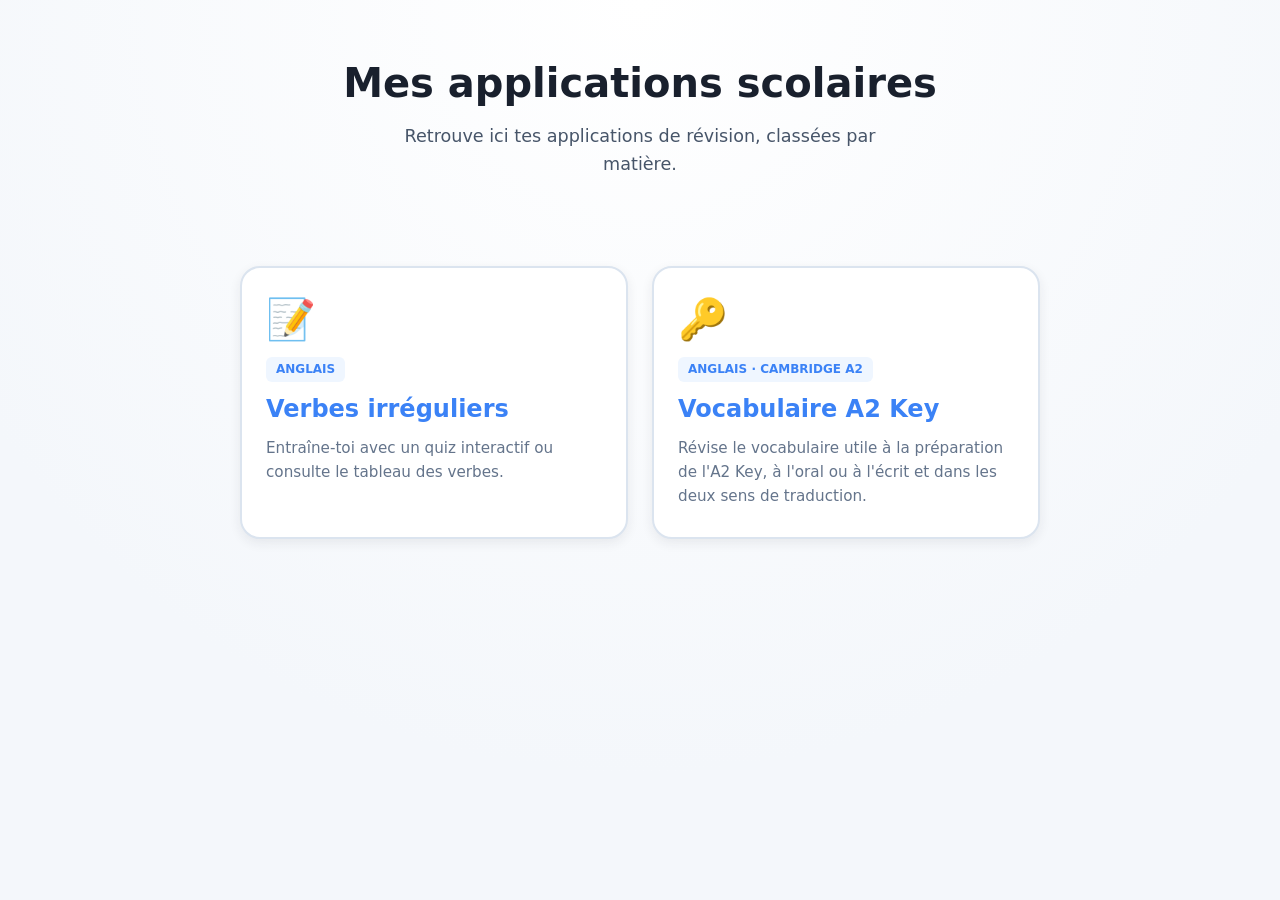
<file: index.html>
<!DOCTYPE html>
<html lang="fr">
<head>
  <meta charset="UTF-8" />
  <meta name="viewport" content="width=device-width, initial-scale=1.0" />
  <meta name="theme-color" content="#f4f7fb" />
  <title>Mes applications scolaires</title>
  <link rel="stylesheet" href="src/design-system.css" />
</head>
<body class="app-home portal-home">
  <main class="container">
    <header class="hero">
      <h1>Mes applications scolaires</h1>
      <p>Retrouve ici tes applications de révision, classées par matière.</p>
    </header>

    <section class="options" aria-label="Applications disponibles">
      <a class="option-card" data-subject="english" href="irregularverbs/index.html">
        <div class="option-icon" aria-hidden="true">📝</div>
        <span class="subject-badge">Anglais</span>
        <h2>Verbes irréguliers</h2>
        <p>Entraîne-toi avec un quiz interactif ou consulte le tableau des verbes.</p>
      </a>

      <a class="option-card" data-subject="english" href="toolsKey/index.html">
        <div class="option-icon" aria-hidden="true">🔑</div>
        <span class="subject-badge">Anglais · Cambridge A2</span>
        <h2>Vocabulaire A2 Key</h2>
        <p>Révise le vocabulaire utile à la préparation de l'A2 Key, à l'oral ou à l'écrit et dans les deux sens de traduction.</p>
      </a>
    </section>
  </main>
</body>
</html>
</file>
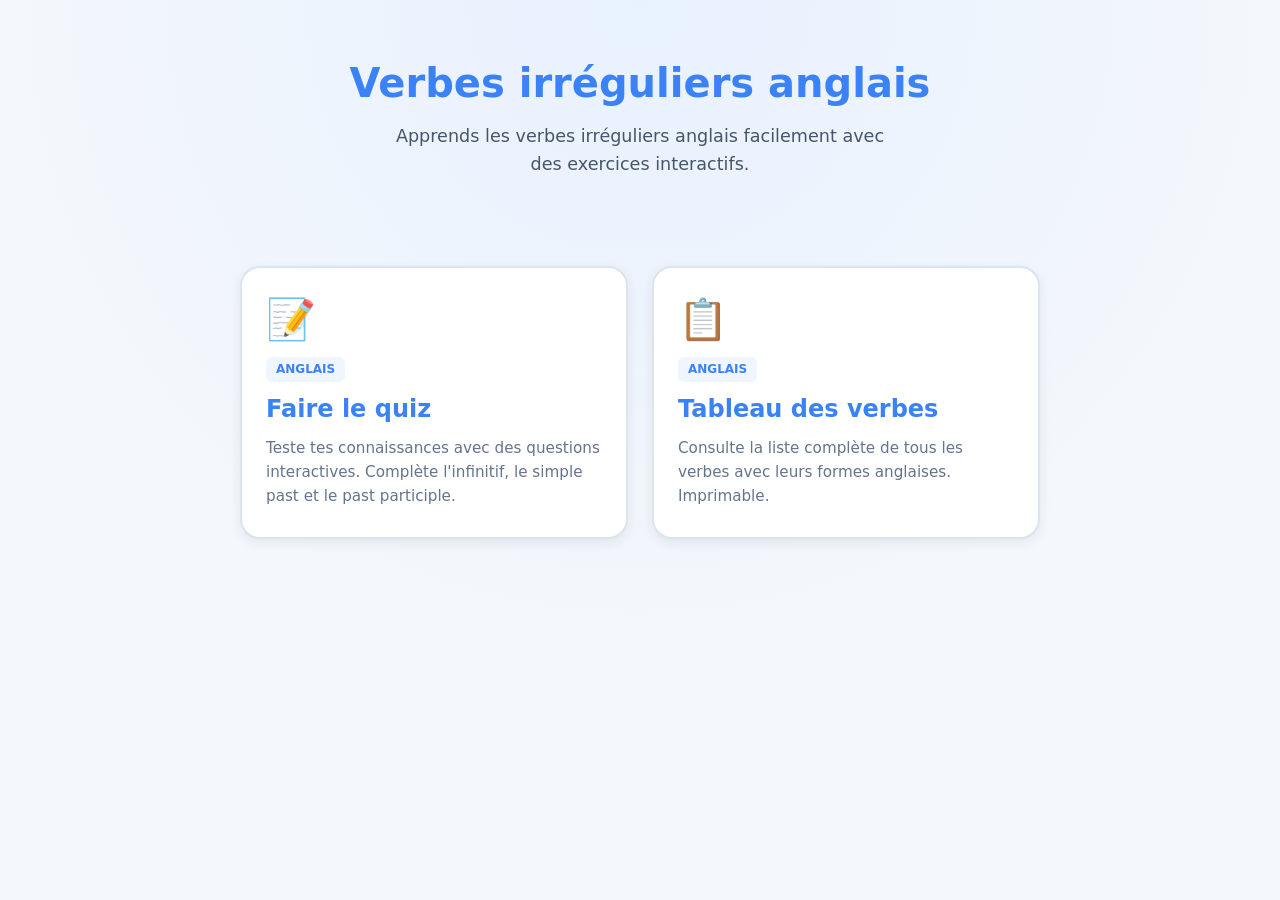
<file: irregularverbs/index.html>
<!DOCTYPE html>
<html lang="fr">
<head>
  <meta charset="UTF-8" />
  <meta name="viewport" content="width=device-width, initial-scale=1.0" />
  <title>Verbes irréguliers anglais</title>
  <link rel="stylesheet" href="../src/design-system.css" />
</head>
<body class="app-home">
  <main class="container">
    <div class="hero">
      <h1>Verbes irréguliers anglais</h1>
      <p>Apprends les verbes irréguliers anglais facilement avec des exercices interactifs.</p>
    </div>

    <section class="options">
      <a href="accueil.html" class="option-card" data-subject="english">
        <div class="option-icon">📝</div>
        <span class="subject-badge">Anglais</span>
        <h2>Faire le quiz</h2>
        <p>Teste tes connaissances avec des questions interactives. Complète l'infinitif, le simple past et le past participle.</p>
      </a>

      <a href="verbes.html" class="option-card" data-subject="english">
        <div class="option-icon">📋</div>
        <span class="subject-badge">Anglais</span>
        <h2>Tableau des verbes</h2>
        <p>Consulte la liste complète de tous les verbes avec leurs formes anglaises. Imprimable.</p>
      </a>
    </section>

    <section class="scores-section" id="scores-section" hidden>
      <h2>📊 Historique des scores</h2>
      <div class="scores-table-container">
        <table class="scores-table">
          <thead>
            <tr>
              <th>Date</th>
              <th>Type</th>
              <th>Score</th>
              <th>Durée</th>
              <th>Erreurs</th>
              <th>Action</th>
            </tr>
          </thead>
          <tbody id="scores-tbody">
          </tbody>
        </table>
      </div>
      <button id="clear-history-btn" class="secondary">Effacer l'historique</button>
    </section>
  </main>

  <script>
    function loadScores() {
      const history = JSON.parse(localStorage.getItem("quizHistory") || "[]");
      const scoresSection = document.getElementById("scores-section");
      const scoresTbody = document.getElementById("scores-tbody");

      if (!history.length) {
        scoresSection.hidden = true;
        return;
      }

      scoresSection.hidden = false;
      scoresTbody.innerHTML = "";

      history.forEach((record, index) => {
        const date = new Date(record.date).toLocaleString("fr-FR", { dateStyle: "short", timeStyle: "short" });
        const typeLabel = record.type === "errors" ? "Reprise erreurs" : "Quiz complet";
        const percentage = Math.round((record.score / record.total) * 100);
        const duration = formatTime(record.duration || 0);
        const errorsList = record.errors.length > 0 ? record.errors.join(", ") : "Aucune";

        const row = document.createElement("tr");
        row.innerHTML = `
          <td>${date}</td>
          <td>${typeLabel}</td>
          <td><strong>${record.score}/${record.total}</strong> (${percentage}%)</td>
          <td>${duration}</td>
          <td>${errorsList}</td>
          <td><a href="accueil.html" class="replay-link">Rejouer</a></td>
        `;
        scoresTbody.appendChild(row);
      });
    }

    function formatTime(seconds) {
      const mins = String(Math.floor(seconds / 60)).padStart(2, "0");
      const secs = String(seconds % 60).padStart(2, "0");
      return `${mins}:${secs}`;
    }

    document.getElementById("clear-history-btn").addEventListener("click", () => {
      if (confirm("Êtes-vous sûr de vouloir effacer tout l'historique ?")) {
        localStorage.removeItem("quizHistory");
        loadScores();
      }
    });

    loadScores();
  </script>

</body>
</html>
</file>
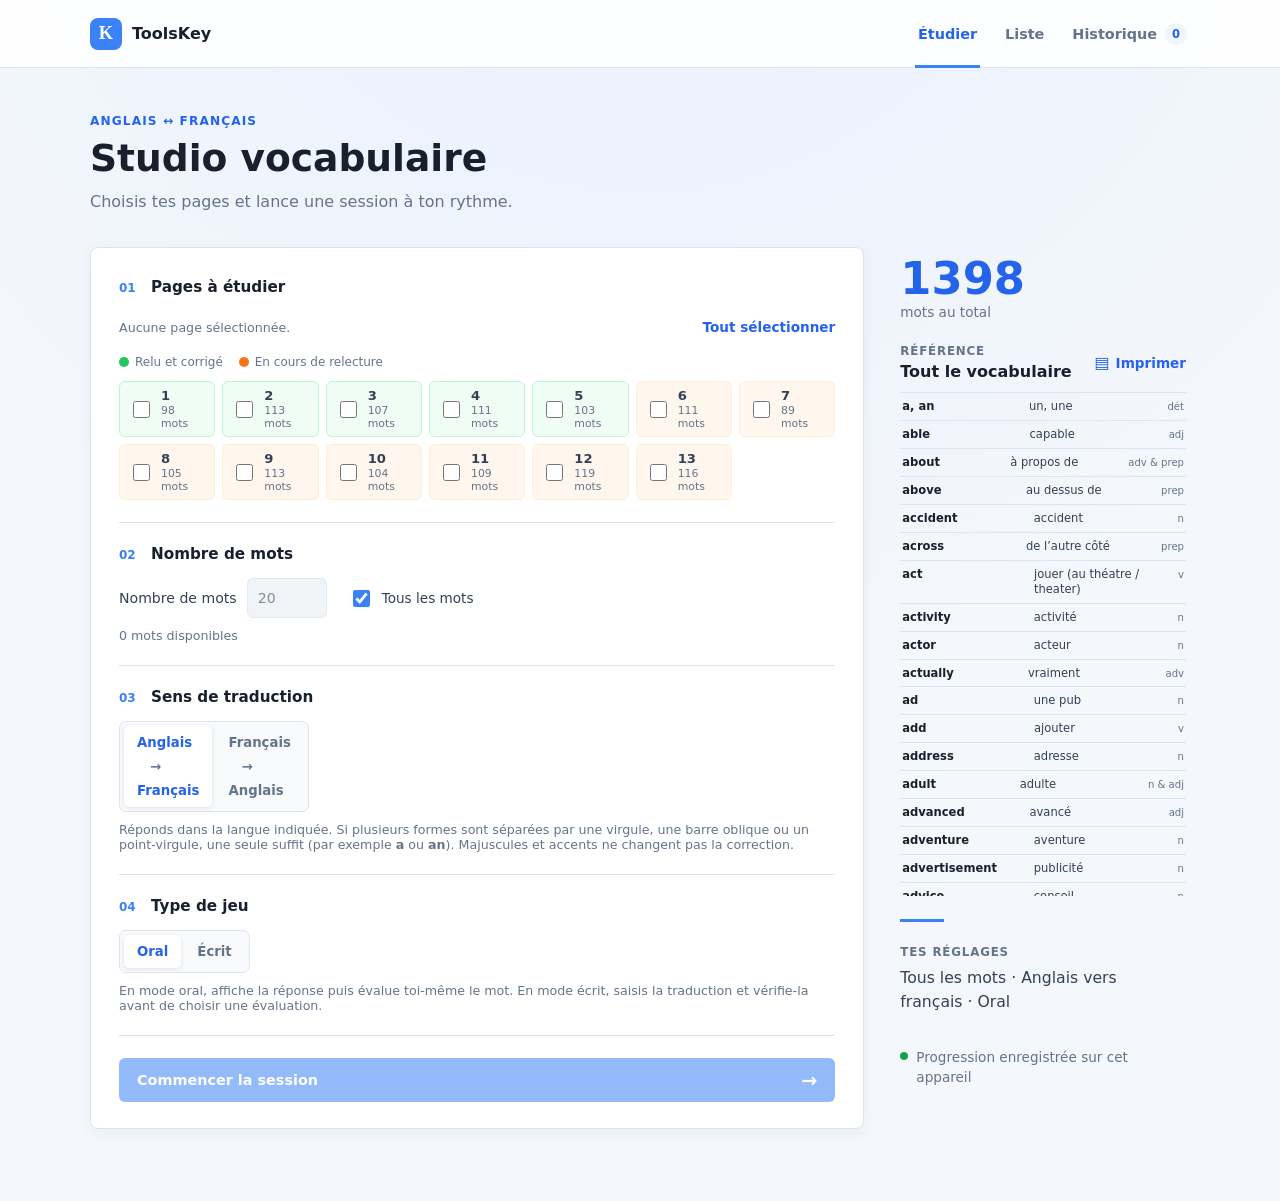
<file: toolsKey/index.html>
<!DOCTYPE html>
<html lang="fr">
<head>
  <meta charset="UTF-8" />
  <meta name="viewport" content="width=device-width, initial-scale=1.0" />
  <meta name="theme-color" content="#f4f7fb" />
  <title>ToolsKey · Studio vocabulaire</title>
  <link rel="stylesheet" href="../src/design-system.css" />
  <link rel="stylesheet" href="app.css?v=20261002-6" />
</head>
<body class="toolskey-app">
  <header class="site-header">
    <a class="brand" href="../index.html" aria-label="Retour au catalogue des applications">
      <span class="brand-mark" aria-hidden="true">K</span>
      <span>ToolsKey</span>
    </a>
        <nav class="main-nav" aria-label="Navigation principale">
      <button class="nav-button is-active" id="nav-study" type="button" aria-current="page">Étudier</button>
      <button class="nav-button" id="nav-list" type="button">Liste</button>
      <button class="nav-button" id="nav-history" type="button">Historique <span class="history-count" id="history-count">0</span></button>
    </nav>
  </header>

  <main class="app-container">
    <section class="screen" id="setup-screen">
      <header class="page-heading">
        <p class="eyebrow">Anglais <span aria-hidden="true">↔</span> Français</p>
        <h1>Studio vocabulaire</h1>
        <p class="lede">Choisis tes pages et lance une session à ton rythme.</p>
      </header>

      <div class="setup-layout">
        <form class="setup-panel" id="setup-form">
          <fieldset class="setup-block">
            <legend><span class="step-number">01</span> Pages à étudier</legend>
            <div class="page-selection-toolbar">
              <p class="field-note" id="page-selection-note">Aucune page sélectionnée.</p>
              <button class="text-button page-toggle" id="toggle-pages" type="button">Tout sélectionner</button>
            </div>
            <div class="page-legend">
              <span class="legend-item"><span class="legend-dot status-verified"></span> Relu et corrigé</span>
              <span class="legend-item"><span class="legend-dot status-pending"></span> En cours de relecture</span>
            </div>
            <div class="page-list" id="page-list" aria-live="polite">
              <span class="loading-copy">Chargement des pages…</span>
            </div>
          </fieldset>


          <fieldset class="setup-block">
            <legend><span class="step-number">02</span> Nombre de mots</legend>
            <div class="word-count-controls">
              <label class="word-count-row" for="word-count">
                <span>Nombre de mots</span>
                <input id="word-count" name="word-count" type="number" min="1" value="20" inputmode="numeric" disabled />
              </label>
              <label class="check-row" for="all-words">
                <input id="all-words" name="all-words" type="checkbox" checked />
                <span>Tous les mots</span>
              </label>
            </div>
            <p class="field-note" id="available-count">— mots disponibles</p>
          </fieldset>

          <fieldset class="setup-block">
            <legend><span class="step-number">03</span> Sens de traduction</legend>
            <div class="segmented-control">
              <label><input type="radio" name="direction" value="en-fr" checked /><span>Anglais <span aria-hidden="true">→</span> Français</span></label>
              <label><input type="radio" name="direction" value="fr-en" /><span>Français <span aria-hidden="true">→</span> Anglais</span></label>
            </div>
            <p class="field-note help-note">Réponds dans la langue indiquée. Si plusieurs formes sont séparées par une virgule, une barre oblique ou un point-virgule, une seule suffit (par exemple <strong>a</strong> ou <strong>an</strong>). Majuscules et accents ne changent pas la correction.</p>
          </fieldset>

          <fieldset class="setup-block">
            <legend><span class="step-number">04</span> Type de jeu</legend>
            <div class="segmented-control mode-control">
              <label><input type="radio" name="mode" value="oral" checked /><span>Oral</span></label>
              <label><input type="radio" name="mode" value="written" /><span>Écrit</span></label>
            </div>
            <p class="field-note help-note">En mode oral, affiche la réponse puis évalue toi-même le mot. En mode écrit, saisis la traduction et vérifie-la avant de choisir une évaluation.</p>
          </fieldset>

          <p class="form-error" id="setup-error" role="alert" hidden></p>
          <button class="primary-button start-button" id="start-button" type="submit" disabled>
            <span>Commencer la session</span><span aria-hidden="true">→</span>
          </button>
        </form>

        <aside class="session-aside" aria-label="Vocabulaire et résumé">
          <div class="word-total"><strong id="total-words">—</strong><span>mots au total</span></div>
          <section class="vocabulary-print-view" id="vocabulary-print-view" aria-labelledby="vocabulary-title">
            <header class="vocabulary-toolbar">
              <div>
                <p class="aside-label">Référence</p>
                <h2 id="vocabulary-title">Tout le vocabulaire</h2>
              </div>
              <button class="text-button print-button" id="print-vocabulary" type="button" aria-label="Imprimer tout le vocabulaire" title="Imprimer tout le vocabulaire">
                <span aria-hidden="true">▤</span> Imprimer
              </button>
            </header>
            <ol class="vocabulary-list" id="vocabulary-list" aria-live="polite">
              <li class="loading-copy">Chargement du vocabulaire…</li>
            </ol>
          </section>
          <div class="session-summary-block">
            <div class="aside-rule"></div>
            <p class="aside-label">Tes réglages</p>
            <p class="aside-summary" id="session-summary">20 mots · Anglais vers français · Oral</p>
            <p class="privacy-note"><span class="privacy-dot" aria-hidden="true"></span> Progression enregistrée sur cet appareil</p>
          </div>
        </aside>
      </div>
    </section>

    <section class="screen vocabulary-screen" id="vocabulary-screen" hidden>
      <header class="page-heading">
        <p class="eyebrow">Anglais <span aria-hidden="true">↔</span> Français</p>
        <h1>Liste de vocabulaire</h1>
        <p class="lede">Recherche les mots et consulte ou imprime une page à la fois.</p>
      </header>

      <div class="directory-toolbar">
        <label class="directory-search" for="directory-search">
          <span>Rechercher</span>
          <input id="directory-search" type="search" placeholder="Mot, traduction, type…" autocomplete="off" />
        </label>
        <label class="directory-page-select" for="directory-page">
          <span>Page</span>
          <select id="directory-page">
            <option value="all">Toutes les pages</option>
          </select>
        </label>
        <button class="secondary-button directory-print-button" id="print-directory" type="button">
          <span aria-hidden="true">▤</span> Imprimer
        </button>
      </div>

      <div class="directory-print-content">
        <header class="directory-print-heading">
          <h2 id="directory-print-title">Tout le vocabulaire</h2>
          <p id="directory-summary" aria-live="polite">Chargement…</p>
        </header>
        <ol class="vocabulary-directory" id="vocabulary-directory" aria-live="polite"></ol>
        <p class="directory-empty" id="directory-empty" hidden>Aucun mot ne correspond à cette recherche.</p>
      </div>
    </section>

    <section class="screen history-screen" id="history-screen" hidden>
      <header class="page-heading history-heading">
        <p class="eyebrow">Tes révisions</p>
        <h1>Historique</h1>
        <p class="lede">Chaque session garde ses réglages et les mots à retravailler.</p>
      </header>
      <div class="history-toolbar">
        <p id="history-summary">Aucune session pour le moment.</p>
        <button class="text-button" id="clear-history" type="button" hidden>Effacer l’historique</button>
      </div>
      <div class="history-list" id="history-list"></div>
    </section>

    <section class="screen study-screen" id="study-screen" hidden>
      <header class="study-toolbar">
        <button class="text-button back-button" id="exit-study" type="button"><span aria-hidden="true">←</span> Quitter la session</button>
        <div class="progress-wrap">
          <div class="progress-label"><span id="progress-text">Carte 1 sur 1</span><span id="progress-percent">0%</span></div>
          <div class="progress-track"><span class="progress-value" id="progress-value"></span></div>
        </div>
        <span class="mode-tag" id="mode-tag">Oral</span>
      </header>

      <div class="study-stage" id="study-stage">
        <article class="study-card" aria-labelledby="prompt-word">
          <div class="study-card-top">
            <span class="language-tag" id="prompt-language">Anglais</span>
            <span class="page-tag" id="prompt-page">Page 1</span>
          </div>
          <p class="prompt-label">Comment dit-on…</p>
          <span class="word-type" id="prompt-type" hidden></span>
          <h2 class="prompt-word" id="prompt-word"></h2>

          <form class="answer-form" id="answer-form" hidden>
            <label class="visually-hidden" for="answer-input">Ta traduction</label>
            <input id="answer-input" type="text" autocomplete="off" autocapitalize="off" spellcheck="false" placeholder="Écris ta réponse…" />
            <button class="primary-button" type="submit">Vérifier</button>
          </form>

          <p class="answer-feedback" id="answer-feedback" role="status" aria-live="polite" hidden></p>

          <div class="answer-reveal" id="answer-reveal" hidden>
            <span class="answer-label" id="answer-language">Français</span>
            <span class="word-type answer-type" id="answer-type" hidden></span>
            <p class="answer-word" id="answer-word"></p>
            <div class="example-context" id="example-context" hidden>
              <span class="example-label">Exemple</span>
              <p class="example-text" id="example-text"></p>
            </div>
          </div>

          <button class="reveal-button" id="reveal-answer" type="button">Afficher la réponse</button>
        </article>

        <section class="rating-section" id="rating-section" aria-label="Évaluer cette réponse" hidden>
          <p class="rating-prompt" id="rating-prompt">Comment as-tu trouvé ce mot ?</p>
          <div class="rating-buttons">
            <button class="rating-button rating-again" type="button" data-rating="again"><strong>Again</strong><span>2 reprises</span></button>
            <button class="rating-button rating-good" type="button" data-rating="good"><strong>Good</strong><span>1 reprise</span></button>
            <button class="rating-button rating-easy" type="button" data-rating="easy"><strong>Easy</strong><span>Passer</span></button>
          </div>
          <p class="field-note rating-help">Again : mot difficile, revu deux fois. Good : une reprise. Easy : maîtrisé, sans autre reprise. Raccourcis clavier : <kbd>←</kbd> Again, <kbd>↓</kbd> Good, <kbd>→</kbd> Easy. À la fin, « À revoir » regroupe les Again et les réponses écrites incorrectes; « Rejouer ces mots » relance toute la session.</p>
        </section>
      </div>

      <section class="completion-panel" id="completion-panel" hidden>
        <p class="eyebrow">Session terminée</p>
        <h2 id="completion-title">Bien joué.</h2>
        <p class="completion-summary" id="completion-summary"></p>
        <div class="completion-errors" id="completion-errors" hidden>
          <h3>À revoir</h3>
          <ul id="completion-error-list"></ul>
        </div>
        <div class="completion-actions">
          <button class="primary-button" id="replay-completed" type="button">Rejouer ces mots</button>
          <button class="secondary-button" id="new-session" type="button">Nouvelle session</button>
        </div>
      </section>
    </section>

    <p class="load-error" id="load-error" role="alert" hidden></p>
  </main>

  <script src="app.js?v=20261002-4" defer></script>
</body>
</html>
</file>
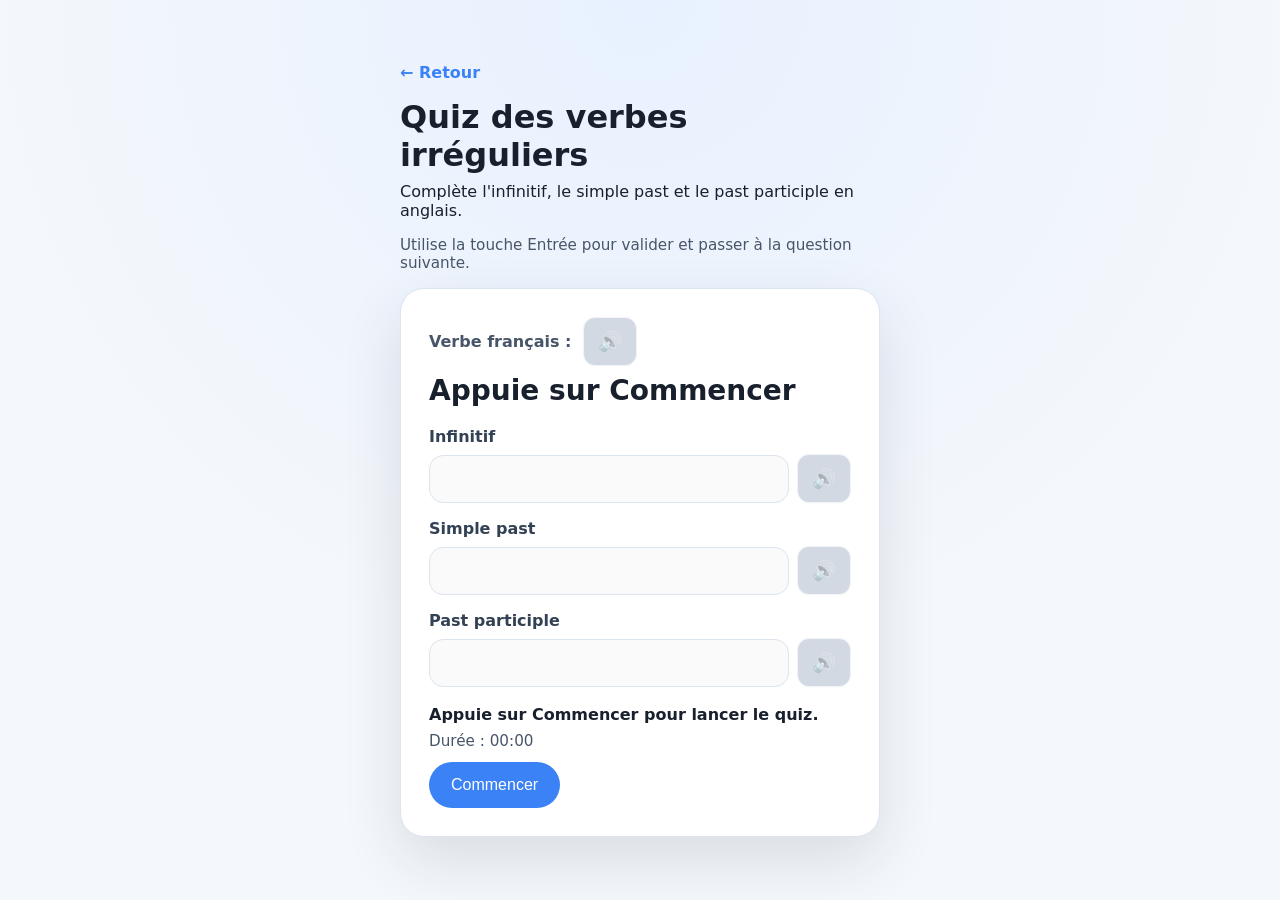
<file: irregularverbs/accueil.html>
<!DOCTYPE html>
<html lang="fr">
<head>
  <meta charset="UTF-8" />
  <meta name="viewport" content="width=device-width, initial-scale=1.0" />
  <title>Quiz des verbes irréguliers</title>
  <link rel="stylesheet" href="../src/design-system.css" />
  <link rel="stylesheet" href="styles.css" />
</head>
<body>
  <main class="container">
    <a href="index.html" class="back-link">← Retour</a>
    <h1>Quiz des verbes irréguliers</h1>
    <p>Complète l'infinitif, le simple past et le past participle en anglais.</p>
    <p class="hint">Utilise la touche Entrée pour valider et passer à la question suivante.</p>

    <section class="card" id="quiz-card">
      <div id="question-zone">
        <div class="verb-header">
          <p class="label">Verbe français :</p>
          <button id="speak-verb" type="button" class="speak-btn" disabled title="Écouter la prononciation">🔊</button>
        </div>
        <h2 id="question">Appuie sur Commencer</h2>
      </div>

      <form id="quiz-form">
        <div class="field">
          <label for="infinitive">Infinitif</label>
          <div class="input-with-speaker">
            <input type="text" id="infinitive" autocomplete="off" disabled />
            <button id="speak-infinitive" type="button" class="speak-btn" disabled title="Écouter">🔊</button>
          </div>
        </div>

        <div class="field">
          <label for="simple-past">Simple past</label>
          <div class="input-with-speaker">
            <input type="text" id="simple-past" autocomplete="off" disabled />
            <button id="speak-simple-past" type="button" class="speak-btn" disabled title="Écouter">🔊</button>
          </div>
        </div>

        <div class="field">
          <label for="past-participle">Past participle</label>
          <div class="input-with-speaker">
            <input type="text" id="past-participle" autocomplete="off" disabled />
            <button id="speak-past-participle" type="button" class="speak-btn" disabled title="Écouter">🔊</button>
          </div>
        </div>
      </form>

      <div id="feedback"></div>

      <div id="history-card" class="history-card" hidden>
        <h3>Historique des scores</h3>
        <p id="history-summary"></p>
        <button id="retry-errors-btn" class="secondary">Recommencer les verbes en erreur</button>
      </div>

      <div class="footer">
        <div>
          <p id="status">Appuie sur Commencer pour lancer le quiz.</p>
          <p id="timer">Durée : 00:00</p>
        </div>
        <div class="button-group">
          <button id="submit-btn" type="button">Commencer</button>
          <button id="next-btn" type="button" hidden>Suivant</button>
        </div>
      </div>
    </section>
  </main>

  <script src="script.js"></script>
</body>
</html>
</file>
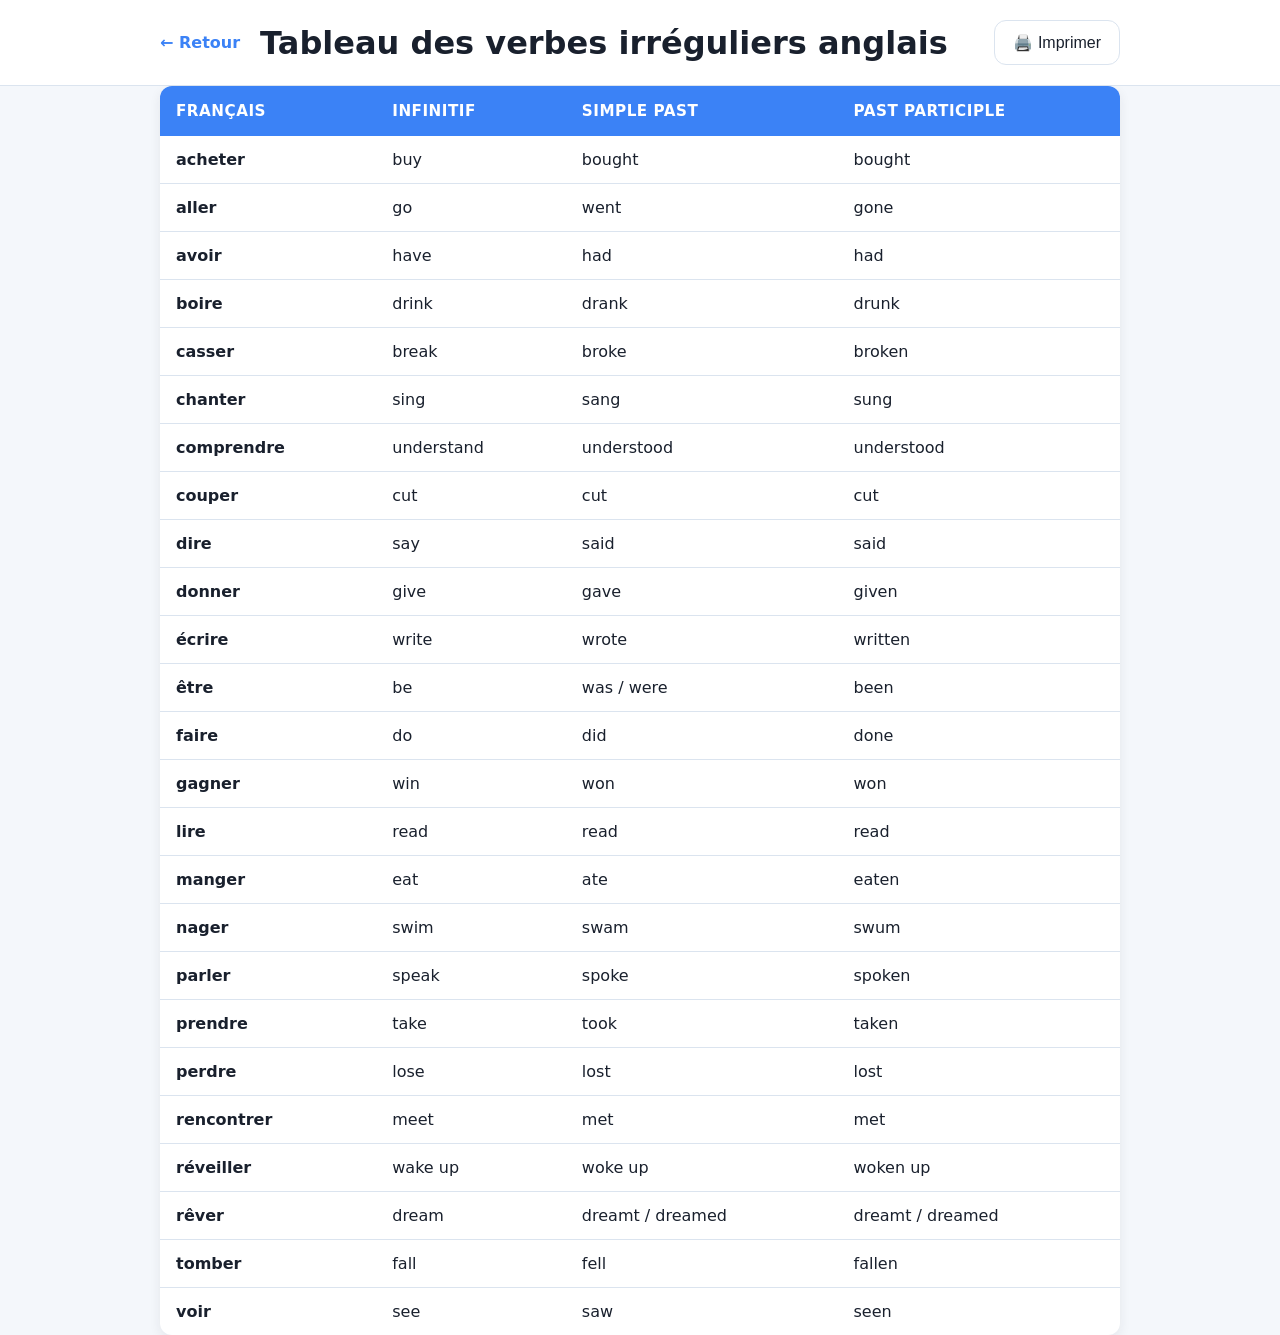
<file: irregularverbs/verbes.html>
<!DOCTYPE html>
<html lang="fr">
<head>
  <meta charset="UTF-8" />
  <meta name="viewport" content="width=device-width, initial-scale=1.0" />
  <title>Tableau des verbes irréguliers</title>
  <link rel="stylesheet" href="../src/design-system.css" />
  <link rel="stylesheet" href="styles-verbes.css" />
</head>
<body>
  <div class="page-header">
    <div class="container">
      <a href="accueil.html" class="back-link">← Retour</a>
      <h1>Tableau des verbes irréguliers anglais</h1>
      <button id="print-btn" class="print-btn">🖨️ Imprimer</button>
    </div>
  </div>

  <main class="container">
    <table class="verbs-table">
      <thead>
        <tr>
          <th>Français</th>
          <th>Infinitif</th>
          <th>Simple past</th>
          <th>Past participle</th>
        </tr>
      </thead>
      <tbody id="table-body">
      </tbody>
    </table>
  </main>

  <script src="script-verbes.js"></script>
</body>
</html>
</file>
<file: src/design-system.css>
:root {
  --bg: #f4f7fb;
  --card: #ffffff;
  --text: #19202d;
  --muted: #64748b;
  --primary: #3b82f6;
  --primary-strong: #2563eb;
  --primary-soft: #eff6ff;
  --success: #16a34a;
  --success-soft: #ecfdf5;
  --danger: #dc2626;
  --danger-soft: #fef2f2;
  --border: #dbe4ef;
  --english: #3b82f6;
  --english-soft: #eff6ff;
  --math: #16a34a;
  --math-soft: #ecfdf5;
  --spanish: #ea580c;
  --spanish-soft: #fff7ed;
}

* {
  box-sizing: border-box;
}

body {
  font-family: Inter, system-ui, -apple-system, BlinkMacSystemFont, "Segoe UI", sans-serif;
  color: var(--text);
}

body.app-home {
  min-height: 100vh;
  margin: 0;
  padding: 20px;
  background: radial-gradient(circle at top, #e8f1ff 0%, var(--bg) 60%);
}

body.app-home.portal-home {
  background: radial-gradient(circle at top, #ffffff 0%, var(--bg) 70%);
}

.app-home .container {
  width: min(800px, 100%);
  margin: 0 auto;
}

.app-home .hero {
  margin: 0 auto 48px;
  padding: 40px 20px;
  text-align: center;
}

.app-home h1 {
  margin: 0 0 16px;
  color: var(--primary);
  font-size: 2.5rem;
  line-height: 1.15;
}

body.app-home.portal-home h1 {
  color: var(--text);
}

.app-home .hero p {
  max-width: 500px;
  margin: 0 auto;
  color: #475569;
  font-size: 1.1rem;
  line-height: 1.6;
}

.app-home .options {
  display: grid;
  grid-template-columns: repeat(auto-fit, minmax(min(100%, 280px), 1fr));
  gap: 24px;
  margin-bottom: 40px;
}

.app-home .option-card {
  display: block;
  padding: 28px 24px;
  border: 2px solid var(--border);
  border-radius: 20px;
  background: var(--card);
  box-shadow: 0 4px 12px rgba(32, 40, 56, 0.08);
  color: var(--text);
  text-decoration: none;
  transition: border-color 0.2s ease, box-shadow 0.2s ease, transform 0.2s ease;
}

.app-home .option-card[data-subject="english"] {
  --subject-color: var(--english);
  --subject-soft: var(--english-soft);
}

.app-home .option-card[data-subject="math"] {
  --subject-color: var(--math);
  --subject-soft: var(--math-soft);
}

.app-home .option-card[data-subject="spanish"] {
  --subject-color: var(--spanish);
  --subject-soft: var(--spanish-soft);
}

.app-home .option-card:hover {
  transform: translateY(-4px);
  border-color: var(--subject-color, var(--primary));
  box-shadow: 0 12px 32px color-mix(in srgb, var(--subject-color, var(--primary)) 16%, transparent);
}

.app-home .option-card:focus-visible {
  outline: 3px solid var(--subject-color, var(--primary));
  outline-offset: 3px;
}

.app-home .option-icon {
  margin-bottom: 14px;
  font-size: 2.5rem;
}

.app-home .subject-badge {
  display: inline-block;
  margin-bottom: 12px;
  padding: 5px 10px;
  border-radius: 6px;
  background: var(--subject-soft, #f1f5f9);
  color: var(--subject-color, #475569);
  font-size: 0.75rem;
  font-weight: 700;
  line-height: 1.2;
  text-transform: uppercase;
}

.app-home .option-card h2 {
  margin: 0 0 12px;
  color: var(--subject-color, var(--primary));
  font-size: 1.5rem;
  line-height: 1.25;
}

.app-home .option-card p {
  margin: 0;
  color: var(--muted);
  font-size: 0.95rem;
  line-height: 1.6;
}

.app-home .scores-section {
  margin-top: 40px;
  padding: 28px 24px;
  border: 1px solid var(--border);
  border-radius: 16px;
  background: var(--card);
  box-shadow: 0 4px 12px rgba(32, 40, 56, 0.08);
}

.app-home .scores-section h2 {
  margin: 0 0 24px;
  color: var(--primary);
  font-size: 1.5rem;
}

.app-home .scores-table-container {
  overflow-x: auto;
  margin-bottom: 20px;
}

.app-home .scores-table {
  width: 100%;
  border-collapse: collapse;
  font-size: 0.95rem;
}

.app-home .scores-table thead {
  background: var(--primary-soft);
}

.app-home .scores-table th {
  padding: 12px 16px;
  border-bottom: 2px solid var(--border);
  color: var(--primary-strong);
  font-weight: 600;
  text-align: left;
}

.app-home .scores-table td {
  padding: 12px 16px;
  border-bottom: 1px solid var(--border);
}

.app-home .scores-table tbody tr:hover {
  background: #f9fafc;
}

.app-home .scores-table strong {
  color: var(--primary-strong);
}

.app-home .replay-link {
  display: inline-block;
  padding: 6px 12px;
  border-radius: 6px;
  background: var(--primary);
  color: white;
  font-size: 0.85rem;
  text-decoration: none;
  transition: background 0.15s ease;
}

.app-home .replay-link:hover {
  background: var(--primary-strong);
}

.app-home #clear-history-btn {
  padding: 10px 16px;
  border: 0;
  border-radius: 8px;
  background: #ef4444;
  color: white;
  cursor: pointer;
  font-size: 0.95rem;
}

.app-home #clear-history-btn:hover {
  background: var(--danger);
}

@media (max-width: 600px) {
  .app-home .hero {
    margin-bottom: 32px;
    padding: 24px 8px;
  }

  .app-home h1 {
    font-size: 2rem;
  }

  .app-home .options {
    grid-template-columns: 1fr;
  }

  .app-home .scores-section {
    padding: 20px 16px;
  }

  .app-home .scores-table {
    font-size: 0.85rem;
  }

  .app-home .scores-table th,
  .app-home .scores-table td {
    padding: 8px 10px;
  }
}
</file>
<file: toolsKey/app.css>
:root {
  --toolskey-line: #cbd8e7;
  --toolskey-soft: #f8fafc;
  --toolskey-ink-soft: #334155;
  --toolskey-blue-dark: #1d4ed8;
  --toolskey-blue-pale: #e8f1ff;
}

body.toolskey-app [hidden] {
  display: none !important;
}

body.toolskey-app {
  min-height: 100vh;
  margin: 0;
  background: radial-gradient(circle at 50% -20%, #e8f1ff 0, var(--bg) 58%);
}

.site-header {
  display: flex;
  min-height: 68px;
  align-items: center;
  justify-content: space-between;
  gap: 20px;
  padding: 0 max(24px, calc((100vw - 1100px) / 2));
  border-bottom: 1px solid var(--border);
  background: rgb(255 255 255 / 90%);
}

.brand {
  display: inline-flex;
  align-items: center;
  gap: 10px;
  color: var(--text);
  font-size: 1rem;
  font-weight: 750;
  text-decoration: none;
}

.brand-mark {
  display: grid;
  width: 32px;
  height: 32px;
  place-items: center;
  border-radius: 8px;
  background: var(--primary);
  color: white;
  font-family: Georgia, "Times New Roman", serif;
  font-size: 1.15rem;
}

.main-nav {
  display: flex;
  align-self: stretch;
  gap: 22px;
}

.nav-button {
  position: relative;
  display: inline-flex;
  align-items: center;
  gap: 8px;
  padding: 0 3px;
  border: 0;
  background: transparent;
  color: var(--muted);
  cursor: pointer;
  font: inherit;
  font-size: 0.9rem;
  font-weight: 650;
}

.nav-button:hover,
.nav-button.is-active {
  color: var(--primary-strong);
}

.nav-button.is-active::after {
  position: absolute;
  right: 0;
  bottom: -1px;
  left: 0;
  height: 3px;
  background: var(--primary);
  content: "";
}

.history-count {
  display: grid;
  min-width: 22px;
  height: 22px;
  place-items: center;
  padding: 0 5px;
  border-radius: 11px;
  background: var(--primary-soft);
  color: var(--primary-strong);
  font-size: 0.72rem;
  font-weight: 700;
}

.app-container {
  width: min(1100px, calc(100% - 48px));
  margin: 0 auto;
  padding: 46px 0 72px;
}

.page-heading {
  margin: 0 0 32px;
}

.eyebrow {
  margin: 0 0 9px;
  color: var(--primary-strong);
  font-size: 0.76rem;
  font-weight: 750;
  letter-spacing: 0.09em;
  text-transform: uppercase;
}

.page-heading h1 {
  margin: 0;
  color: var(--text);
  font-size: 2.35rem;
  font-weight: 750;
  line-height: 1.15;
}

.lede {
  margin: 10px 0 0;
  color: var(--muted);
  font-size: 1rem;
  line-height: 1.55;
}

.setup-layout {
  display: grid;
  grid-template-columns: minmax(0, 1.45fr) minmax(220px, 0.55fr);
  gap: 32px;
  align-items: start;
}

.setup-panel {
  padding: 8px 28px 26px;
  border: 1px solid var(--border);
  border-radius: 8px;
  background: var(--card);
  box-shadow: 0 4px 14px rgb(32 40 56 / 5%);
}

.setup-block {
  min-width: 0;
  margin: 0;
  padding: 22px 0;
  border: 0;
  border-bottom: 1px solid var(--border);
}

.setup-block legend {
  float: left;
  width: 100%;
  margin-bottom: 15px;
  padding: 0;
  color: var(--text);
  font-size: 0.95rem;
  font-weight: 700;
}

.setup-block legend + * {
  clear: both;
}

.step-number {
  margin-right: 10px;
  color: var(--primary);
  font-size: 0.75rem;
  font-variant-numeric: tabular-nums;
}

.page-legend {
  display: flex;
  gap: 16px;
  margin: 12px 0;
  font-size: 0.75rem;
  color: var(--muted);
}
.legend-item {
  display: flex;
  align-items: center;
  gap: 6px;
}
.legend-dot {
  width: 10px;
  height: 10px;
  border-radius: 50%;
}
.legend-dot.status-verified {
  background: #22c55e;
}
.legend-dot.status-pending {
  background: #f97316;
}

.page-list {
  display: grid;
  grid-template-columns: repeat(auto-fill, minmax(92px, 1fr));
  gap: 7px;
}

.page-selection-toolbar {
  display: flex;
  align-items: center;
  justify-content: space-between;
  gap: 12px;
  margin-bottom: 10px;
}

.page-selection-toolbar .field-note {
  margin: 0;
}

.page-choice {
  display: flex;
  min-height: 38px;
  align-items: center;
  gap: 8px;
  padding: 6px 9px;
  border: 1px solid var(--toolskey-line);
  border-radius: 6px;
  background: white;
  cursor: pointer;
  transition: border-color 150ms ease, background 150ms ease;
}

.page-choice:has(input:checked) {
  border-color: var(--primary);
  background: var(--primary-soft);
}

.page-choice.is-verified {
  background-color: #f0fdf4;
  border-color: #bbf7d0;
}
.page-choice.is-verified:hover {
  border-color: #22c55e;
}
.page-choice.is-verified:has(input:checked) {
  background-color: #dcfce7;
  border-color: #22c55e;
}
.page-choice.is-pending {
  background-color: #fff7ed;
  border-color: #ffedd5;
}
.page-choice.is-pending:hover {
  border-color: #f97316;
}
.page-choice.is-pending:has(input:checked) {
  background-color: #ffedd5;
  border-color: #f97316;
}

.page-choice input,
.check-row input {
  width: 17px;
  height: 17px;
  flex: 0 0 auto;
  accent-color: var(--primary);
}

.page-choice-copy {
  display: grid;
  grid-template-columns: minmax(0, 1fr);
  gap: 1px;
}

.page-choice-copy strong {
  color: var(--toolskey-ink-soft);
  font-size: 0.82rem;
}

.page-choice-copy small {
  color: var(--muted);
  font-size: 0.68rem;
}

.loading-copy {
  color: var(--muted);
  font-size: 0.87rem;
}

.field-note {
  margin: 10px 0 0;
  color: var(--muted);
  font-size: 0.79rem;
}

.word-count-controls {
  display: flex;
  align-items: center;
  flex-wrap: wrap;
  gap: 10px 22px;
}

.word-count-row {
  display: flex;
  align-items: center;
  justify-content: flex-start;
  gap: 10px;
  color: var(--toolskey-ink-soft);
  font-size: 0.88rem;
  white-space: nowrap;
}

.word-count-row input {
  width: 80px;
  height: 40px;
  padding: 0 10px;
  border: 1px solid var(--toolskey-line);
  border-radius: 6px;
  background: white;
  color: var(--text);
  font: inherit;
  font-variant-numeric: tabular-nums;
}

.word-count-row input:focus,
.answer-form input:focus {
  border-color: var(--primary);
  outline: 3px solid rgb(59 130 246 / 16%);
}

.word-count-row input:disabled {
  border-color: var(--border);
  background: #eef2f6;
  color: var(--muted);
  cursor: not-allowed;
  opacity: 0.8;
}

.check-row {
  display: flex;
  align-items: center;
  gap: 9px;
  margin-top: 0;
  color: var(--toolskey-ink-soft);
  cursor: pointer;
  font-size: 0.85rem;
  white-space: nowrap;
}

.segmented-control {
  display: inline-flex;
  max-width: 100%;
  gap: 3px;
  padding: 4px;
  border: 1px solid var(--border);
  border-radius: 7px;
  background: var(--toolskey-soft);
}

.segmented-control label {
  position: relative;
  cursor: pointer;
}

.segmented-control input {
  position: absolute;
  width: 1px;
  height: 1px;
  opacity: 0;
}

.segmented-control label span {
  display: block;
  padding: 9px 13px;
  border-radius: 5px;
  color: var(--muted);
  font-size: 0.83rem;
  font-weight: 650;
  white-space: nowrap;
}

.segmented-control input:checked + span {
  background: white;
  box-shadow: 0 1px 4px rgb(32 40 56 / 12%);
  color: var(--primary-strong);
}

.segmented-control input:focus-visible + span {
  outline: 2px solid var(--primary);
  outline-offset: 2px;
}

.primary-button,
.secondary-button {
  display: inline-flex;
  min-height: 44px;
  align-items: center;
  justify-content: center;
  gap: 12px;
  padding: 0 17px;
  border: 0;
  border-radius: 6px;
  cursor: pointer;
  font: inherit;
  font-size: 0.9rem;
  font-weight: 700;
  transition: background 150ms ease, transform 150ms ease;
}

.primary-button {
  background: var(--primary);
  color: white;
}

.primary-button:hover:not(:disabled) {
  background: var(--primary-strong);
}

.primary-button:active:not(:disabled) {
  transform: translateY(1px);
}

.primary-button:disabled {
  cursor: not-allowed;
  opacity: 0.55;
}

.secondary-button {
  border: 1px solid var(--border);
  background: white;
  color: var(--toolskey-ink-soft);
}

.secondary-button:hover {
  background: var(--toolskey-soft);
}

.start-button {
  width: 100%;
  justify-content: space-between;
  margin-top: 22px;
  padding: 0 18px;
}

.start-button span:last-child {
  font-size: 1.2rem;
}

.session-aside {
  min-width: 0;
  padding: 10px 4px;
}

.word-total {
  display: grid;
  gap: 2px;
}

.word-total strong {
  color: var(--primary-strong);
  font-size: 2.8rem;
  font-weight: 750;
  letter-spacing: 0;
  line-height: 1;
}

.word-total span,
.aside-label,
.privacy-note {
  color: var(--muted);
  font-size: 0.85rem;
}

.aside-rule {
  width: 44px;
  height: 3px;
  margin: 23px 0;
  background: var(--primary);
}

.aside-label {
  margin: 0 0 7px;
  font-size: 0.74rem;
  font-weight: 750;
  letter-spacing: 0.07em;
  text-transform: uppercase;
}

.aside-summary {
  max-width: 240px;
  margin: 0;
  color: var(--toolskey-ink-soft);
  font-size: 0.98rem;
  line-height: 1.55;
}

.privacy-note {
  display: flex;
  align-items: flex-start;
  gap: 8px;
  margin: 34px 0 0;
  line-height: 1.45;
}

.vocabulary-print-view {
  margin-top: 24px;
}

.vocabulary-toolbar {
  display: flex;
  align-items: center;
  justify-content: space-between;
  gap: 8px;
  margin-bottom: 10px;
}

.vocabulary-toolbar .aside-label {
  margin-bottom: 4px;
}

.vocabulary-toolbar h2 {
  margin: 0;
  color: var(--text);
  font-size: 1rem;
  line-height: 1.25;
}

.print-button {
  display: inline-flex;
  align-items: center;
  gap: 6px;
  flex: 0 0 auto;
  padding: 7px 0 7px 6px;
}

.print-button span {
  font-size: 1rem;
}

.vocabulary-list {
  max-height: min(56vh, 610px);
  overflow: auto;
  margin: 0;
  padding: 0;
  border-top: 1px solid var(--border);
  list-style: none;
  scrollbar-color: #b7c6d8 transparent;
  scrollbar-width: thin;
}

.vocabulary-entry {
  display: grid;
  grid-template-columns: minmax(0, 1fr) minmax(0, 1.1fr) auto;
  gap: 3px 8px;
  align-items: baseline;
  padding: 6px 2px;
  border-bottom: 1px solid var(--border);
  font-size: 0.72rem;
  line-height: 1.3;
  overflow-wrap: anywhere;
}

.vocabulary-english {
  color: var(--text);
  font-weight: 700;
}

.vocabulary-french {
  color: var(--toolskey-ink-soft);
}

.vocabulary-type {
  color: var(--muted);
  font-size: 0.63rem;
  white-space: nowrap;
}

.vocabulary-example {
  grid-column: 1 / -1;
  color: var(--muted);
  font-size: 0.75rem;
  font-style: italic;
  line-height: 1.35;
}

.session-summary-block {
  margin-top: 22px;
}

.vocabulary-screen {
  max-width: 1080px;
}

.directory-toolbar {
  display: grid;
  grid-template-columns: minmax(220px, 1fr) minmax(180px, 0.55fr) auto;
  gap: 14px;
  align-items: end;
  margin-bottom: 18px;
  padding: 16px;
  border: 1px solid var(--border);
  border-radius: 8px;
  background: white;
}

.directory-search,
.directory-page-select {
  display: grid;
  gap: 6px;
  color: var(--toolskey-ink-soft);
  font-size: 0.78rem;
  font-weight: 700;
}

.directory-search input,
.directory-page-select select {
  width: 100%;
  min-width: 0;
  height: 40px;
  padding: 0 11px;
  border: 1px solid var(--toolskey-line);
  border-radius: 6px;
  background: white;
  color: var(--text);
  font: inherit;
  font-size: 0.88rem;
}

.directory-search input:focus-visible,
.directory-page-select select:focus-visible {
  outline: 2px solid var(--primary);
  outline-offset: 2px;
}

.directory-print-button {
  display: inline-flex;
  min-height: 40px;
  align-items: center;
  justify-content: center;
  gap: 7px;
  padding: 0 14px;
  border-radius: 6px;
  cursor: pointer;
  font: inherit;
  font-size: 0.85rem;
  font-weight: 650;
  white-space: nowrap;
}

.directory-print-button:disabled {
  cursor: not-allowed;
  opacity: 0.45;
}

.directory-print-content {
  padding: 16px;
  border: 1px solid var(--border);
  border-radius: 8px;
  background: #fff;
}

.directory-print-heading {
  display: flex;
  align-items: baseline;
  justify-content: space-between;
  gap: 16px;
  margin: 0 0 10px;
}

.directory-print-heading h2 {
  margin: 0;
  color: var(--text);
  font-size: 1.1rem;
}

.directory-print-heading p {
  margin: 0;
  color: var(--muted);
  font-size: 0.82rem;
}

.vocabulary-directory {
  display: grid;
  grid-template-columns: repeat(2, minmax(0, 1fr));
  gap: 0 24px;
  margin: 0;
  padding: 0;
  border-top: 1px solid var(--border);
  background: #fff;
  list-style: none;
}

.vocabulary-directory .vocabulary-entry {
  min-width: 0;
  padding: 9px 4px;
  font-size: 0.84rem;
}

.directory-empty {
  margin: 24px 0;
  color: var(--muted);
  text-align: center;
}

.privacy-dot {
  width: 8px;
  height: 8px;
  flex: 0 0 auto;
  margin-top: 4px;
  border-radius: 50%;
  background: var(--success);
}

.form-error,
.load-error {
  margin: 16px 0 0;
  color: var(--danger);
  font-size: 0.88rem;
}

.history-screen {
  max-width: 880px;
  margin: 0 auto;
}

.history-heading {
  margin-bottom: 22px;
}

.history-toolbar {
  display: flex;
  align-items: center;
  justify-content: space-between;
  gap: 16px;
  padding: 14px 0;
  border-top: 1px solid var(--border);
  border-bottom: 1px solid var(--border);
}

.history-toolbar p {
  margin: 0;
  color: var(--muted);
  font-size: 0.85rem;
}

.text-button {
  padding: 8px 0;
  border: 0;
  background: transparent;
  color: var(--primary-strong);
  cursor: pointer;
  font: inherit;
  font-size: 0.85rem;
  font-weight: 650;
}

.text-button:hover {
  text-decoration: underline;
  text-underline-offset: 3px;
}

.history-list {
  display: grid;
  gap: 10px;
  padding-top: 16px;
}

.history-entry {
  display: grid;
  grid-template-columns: minmax(0, 1fr) auto;
  gap: 10px 18px;
  padding: 17px 18px;
  border: 1px solid var(--border);
  border-radius: 8px;
  background: var(--card);
}

.history-entry h2 {
  margin: 0;
  color: var(--text);
  font-size: 0.98rem;
  font-weight: 700;
}

.history-entry time,
.history-meta,
.history-errors {
  color: var(--muted);
  font-size: 0.79rem;
  line-height: 1.5;
}

.history-entry time {
  grid-column: 1;
  margin-top: 4px;
}

.history-meta {
  grid-column: 1;
  margin: 0;
}

.history-errors {
  grid-column: 1 / -1;
  margin: 0;
  padding-top: 9px;
  border-top: 1px solid var(--toolskey-soft);
}

.history-replay {
  grid-column: 2;
  grid-row: 1 / span 2;
  align-self: center;
  min-height: 36px;
  padding: 0 12px;
  border: 1px solid var(--primary);
  border-radius: 6px;
  background: white;
  color: var(--primary-strong);
  cursor: pointer;
  font: inherit;
  font-size: 0.8rem;
  font-weight: 700;
}

.history-replay:hover {
  background: var(--primary-soft);
}

.empty-history {
  padding: 38px 16px;
  color: var(--muted);
  text-align: center;
}

.study-toolbar {
  display: grid;
  grid-template-columns: 1fr minmax(180px, 360px) 1fr;
  align-items: center;
  gap: 20px;
  margin-bottom: 42px;
}

.back-button {
  justify-self: start;
}

.back-button span {
  font-size: 1.15rem;
}

.progress-wrap {
  width: 100%;
}

.progress-label {
  display: flex;
  justify-content: space-between;
  margin-bottom: 8px;
  color: var(--muted);
  font-size: 0.77rem;
  font-variant-numeric: tabular-nums;
}

.progress-track {
  height: 6px;
  overflow: hidden;
  border-radius: 4px;
  background: #dfe8f2;
}

.progress-value {
  display: block;
  width: 0;
  height: 100%;
  border-radius: inherit;
  background: var(--primary);
  transition: width 180ms ease;
}

.mode-tag {
  justify-self: end;
  padding: 6px 10px;
  border-radius: 5px;
  background: var(--primary-soft);
  color: var(--primary-strong);
  font-size: 0.75rem;
  font-weight: 700;
  text-transform: capitalize;
}

.study-stage {
  width: min(620px, 100%);
  margin: 0 auto;
}

.study-card {
  min-height: 310px;
  padding: 25px 30px 30px;
  border: 1px solid var(--border);
  border-top: 3px solid var(--primary);
  border-radius: 8px;
  background: var(--card);
  box-shadow: 0 8px 30px rgb(32 40 56 / 7%);
  text-align: center;
}

.study-card-top {
  display: flex;
  align-items: center;
  justify-content: space-between;
  gap: 10px;
}

.language-tag,
.page-tag {
  color: var(--muted);
  font-size: 0.75rem;
  font-weight: 650;
}

.language-tag {
  color: var(--primary-strong);
  text-transform: uppercase;
}

.prompt-label {
  margin: 48px 0 9px;
  color: var(--muted);
  font-size: 0.88rem;
}

.prompt-word {
  margin: 0 auto;
  overflow-wrap: anywhere;
  color: var(--text);
  font-size: 2rem;
  font-weight: 700;
  line-height: 1.3;
}

.word-type {
  display: inline-block;
  margin-top: 8px;
  padding: 4px 8px;
  border-radius: 4px;
  background: var(--primary-soft);
  color: var(--primary-strong);
  font-size: 0.72rem;
  font-weight: 700;
}

.answer-type {
  margin-top: 8px;
}

.answer-form {
  display: flex;
  max-width: 450px;
  gap: 8px;
  margin: 28px auto 0;
}

.answer-form input {
  min-width: 0;
  min-height: 44px;
  flex: 1;
  padding: 0 13px;
  border: 1px solid var(--toolskey-line);
  border-radius: 6px;
  color: var(--text);
  font: inherit;
}

.answer-form .primary-button {
  flex: 0 0 auto;
}

.answer-feedback {
  margin: 15px 0 0;
  font-size: 0.87rem;
  font-weight: 650;
}

.answer-feedback.is-correct {
  color: var(--success);
}

.answer-feedback.is-incorrect {
  color: var(--danger);
}

.answer-reveal {
  margin: 22px auto 0;
  padding: 16px 0 0;
  border-top: 1px solid var(--border);
}

.answer-label {
  color: var(--muted);
  font-size: 0.74rem;
  font-weight: 650;
  text-transform: uppercase;
}

.answer-word {
  margin: 5px 0 0;
  overflow-wrap: anywhere;
  color: var(--primary-strong);
  font-size: 1.45rem;
  font-weight: 700;
  line-height: 1.35;
}

.example-context {
  max-width: 490px;
  margin: 18px auto 0;
  padding: 12px 14px;
  border-left: 3px solid var(--primary);
  border-radius: 0 6px 6px 0;
  background: var(--primary-soft);
  text-align: left;
}

.example-label {
  display: block;
  margin-bottom: 5px;
  color: var(--primary-strong);
  font-size: 0.7rem;
  font-weight: 750;
  text-transform: uppercase;
}

.example-text {
  max-width: 490px;
  margin: 0;
  color: var(--toolskey-ink-soft);
  font-size: 0.86rem;
  line-height: 1.55;
}

.reveal-button {
  min-height: 42px;
  margin-top: 30px;
  padding: 0 16px;
  border: 1px solid var(--primary);
  border-radius: 6px;
  background: white;
  color: var(--primary-strong);
  cursor: pointer;
  font: inherit;
  font-size: 0.87rem;
  font-weight: 700;
}

.reveal-button:hover {
  background: var(--primary-soft);
}

.rating-section {
  margin-top: 22px;
  text-align: center;
}

.rating-prompt {
  margin: 0 0 11px;
  color: var(--muted);
  font-size: 0.8rem;
}

.rating-buttons {
  display: grid;
  grid-template-columns: repeat(3, 1fr);
  gap: 10px;
}

.rating-button {
  display: grid;
  min-height: 58px;
  align-content: center;
  gap: 3px;
  border: 1px solid var(--border);
  border-radius: 6px;
  background: white;
  cursor: pointer;
  font: inherit;
  transition: border-color 150ms ease, background 150ms ease;
}

.rating-button strong {
  font-size: 0.87rem;
}

.rating-button span {
  color: var(--muted);
  font-size: 0.7rem;
}

.rating-again strong {
  color: #b45309;
}

.rating-good strong {
  color: var(--primary-strong);
}

.rating-easy strong {
  color: var(--success);
}

.rating-again:hover {
  border-color: #f59e0b;
  background: #fffbeb;
}

.rating-good:hover {
  border-color: var(--primary);
  background: var(--primary-soft);
}

.rating-easy:hover {
  border-color: var(--success);
  background: var(--success-soft);
}

.completion-panel {
  width: min(620px, 100%);
  margin: 50px auto 0;
  padding: 30px;
  border: 1px solid var(--border);
  border-radius: 8px;
  background: white;
  box-shadow: 0 8px 30px rgb(32 40 56 / 7%);
}

.completion-panel h2 {
  margin: 0;
  color: var(--text);
  font-size: 1.8rem;
}

.completion-summary {
  margin: 9px 0 0;
  color: var(--muted);
  line-height: 1.5;
}

.completion-errors {
  margin-top: 25px;
  padding-top: 18px;
  border-top: 1px solid var(--border);
}

.completion-errors h3 {
  margin: 0 0 10px;
  font-size: 0.9rem;
}

.completion-errors ul {
  display: grid;
  gap: 7px;
  margin: 0;
  padding-left: 20px;
  color: var(--muted);
  font-size: 0.83rem;
  line-height: 1.4;
}

.completion-actions {
  display: flex;
  flex-wrap: wrap;
  gap: 10px;
  margin-top: 25px;
}

.visually-hidden {
  position: absolute;
  width: 1px;
  height: 1px;
  overflow: hidden;
  clip: rect(0, 0, 0, 0);
  white-space: nowrap;
  clip-path: inset(50%);
}

button:focus-visible,
a:focus-visible {
  outline: 3px solid var(--primary);
  outline-offset: 3px;
}

@media (max-width: 760px) {
  .app-container {
    width: min(100% - 32px, 620px);
    padding-top: 32px;
  }

  .setup-layout {
    grid-template-columns: 1fr;
    gap: 22px;
  }

  .session-aside {
    display: block;
    padding: 4px;
  }

  .word-total strong {
    font-size: 2rem;
  }

  .aside-rule {
    display: none;
  }

  .aside-summary {
    font-size: 0.86rem;
  }

  .privacy-note {
    margin: 12px 0 0;
  }

  .vocabulary-list {
    max-height: 50vh;
  }

  .directory-toolbar {
    grid-template-columns: minmax(0, 1fr) minmax(0, 0.8fr);
    gap: 12px;
    padding: 13px;
  }

  .directory-search {
    grid-column: 1 / -1;
  }

  .directory-print-button {
    width: 100%;
  }

  .vocabulary-directory {
    grid-template-columns: 1fr;
  }

  .directory-print-content {
    padding: 12px;
  }
}

@media print {
  body.print-vocabulary-mode {
    min-height: 0;
    background: white;
  }

  .print-vocabulary-mode .site-header,
  .print-vocabulary-mode #history-screen,
  .print-vocabulary-mode #vocabulary-screen,
  .print-vocabulary-mode #study-screen,
  .print-vocabulary-mode #setup-screen > :not(.setup-layout),
  .print-vocabulary-mode .setup-layout > :not(.session-aside),
  .print-vocabulary-mode .session-aside > :not(.vocabulary-print-view),
  .print-vocabulary-mode .vocabulary-toolbar .aside-label,
  .print-vocabulary-mode .print-button {
    display: none !important;
  }

  .print-vocabulary-mode .app-container,
  .print-vocabulary-mode #setup-screen,
  .print-vocabulary-mode .setup-layout,
  .print-vocabulary-mode .session-aside,
  .print-vocabulary-mode .vocabulary-print-view {
    display: block !important;
    width: 100%;
    max-width: none;
    margin: 0;
    padding: 0;
  }

  .print-vocabulary-mode .vocabulary-toolbar {
    margin: 0 0 8px;
  }

  .print-vocabulary-mode .vocabulary-toolbar h2 {
    font-size: 13pt;
  }

  .print-vocabulary-mode .vocabulary-list {
    display: grid;
    grid-template-columns: 1fr 1fr;
    gap: 0 14px;
    max-height: none;
    overflow: visible;
    border-top: 1px solid #777;
  }

  .print-vocabulary-mode .vocabulary-entry {
    grid-template-columns: minmax(0, 0.85fr) minmax(0, 1.15fr) auto;
    gap: 2px 5px;
    padding: 3px 1px;
    border-bottom: 1px solid #bbb;
    color: black;
    font-size: 7.5pt;
    line-height: 1.15;
    break-inside: avoid;
  }

  .print-vocabulary-mode .vocabulary-english,
  .print-vocabulary-mode .vocabulary-french,
  .print-vocabulary-mode .vocabulary-type {
    color: black;
  }

  .print-directory-mode {
    min-height: 0;
    background: white;
  }

  .print-directory-mode .site-header,
  .print-directory-mode #setup-screen,
  .print-directory-mode #history-screen,
  .print-directory-mode #study-screen,
  .print-directory-mode #load-error,
  .print-directory-mode .directory-toolbar,
  .print-directory-mode .vocabulary-screen > .page-heading .eyebrow,
  .print-directory-mode .vocabulary-screen > .page-heading .lede {
    display: none !important;
  }

  .print-directory-mode .app-container,
  .print-directory-mode #vocabulary-screen {
    display: block !important;
    width: 100%;
    max-width: none;
    margin: 0;
    padding: 0;
  }

  .print-directory-mode .vocabulary-screen > .page-heading {
    margin: 0 0 8px;
  }

  .print-directory-mode .vocabulary-screen > .page-heading h1 {
    font-size: 13pt;
  }

  .print-directory-mode .directory-print-heading {
    margin-bottom: 6px;
  }

  .print-directory-mode .directory-print-content {
    padding: 0;
    border: 0;
    border-radius: 0;
  }

  .print-directory-mode .directory-print-heading h2 {
    font-size: 10pt;
  }

  .print-directory-mode .directory-print-heading p {
    font-size: 8pt;
  }

  .print-directory-mode .vocabulary-directory {
    grid-template-columns: repeat(3, minmax(0, 1fr));
    gap: 0 12px;
    border-top-color: #777;
  }

  .print-directory-mode .vocabulary-directory .vocabulary-entry {
    grid-template-columns: minmax(0, 0.9fr) minmax(0, 1.1fr) auto;
    gap: 2px 4px;
    padding: 3px 1px;
    border-bottom: 1px solid #bbb;
    color: black;
    font-size: 7.5pt;
    line-height: 1.15;
    break-inside: avoid;
  }

  .print-directory-mode .vocabulary-english,
  .print-directory-mode .vocabulary-french,
  .print-directory-mode .vocabulary-type,
  .print-directory-mode .vocabulary-example {
    color: black;
  }

  .print-directory-mode .vocabulary-directory .vocabulary-example {
    font-size: 6.5pt;
    line-height: 1.1;
  }

  @page {
    margin: 9mm;
  }
}

@media (max-width: 520px) {
  .site-header {
    min-height: 60px;
    padding: 0 16px;
  }

  .main-nav {
    gap: 15px;
  }

  .nav-button {
    font-size: 0.81rem;
  }

  .page-heading h1 {
    font-size: 1.9rem;
  }

  .main-nav {
    gap: 10px;
  }

  .nav-button {
    font-size: 0.75rem;
  }

  .setup-panel {
    padding: 4px 17px 20px;
  }

  .setup-block {
    padding: 19px 0;
  }

  .page-list {
    grid-template-columns: 1fr;
  }

  .segmented-control {
    display: grid;
    width: 100%;
    grid-template-columns: 1fr;
  }

  .segmented-control label span {
    text-align: center;
  }

  .study-toolbar {
    grid-template-columns: 1fr auto;
    gap: 13px;
    margin-bottom: 26px;
  }

  .progress-wrap {
    grid-column: 1 / -1;
    grid-row: 1;
  }

  .back-button {
    grid-column: 1;
    grid-row: 2;
  }

  .mode-tag {
    grid-column: 2;
    grid-row: 2;
  }

  .study-card {
    min-height: 290px;
    padding: 20px 18px 23px;
  }

  .prompt-label {
    margin-top: 39px;
  }

  .prompt-word {
    font-size: 1.65rem;
  }

  .answer-form {
    flex-direction: column;
  }

  .rating-buttons {
    gap: 6px;
  }

  .rating-button {
    min-height: 55px;
  }

  .completion-panel {
    margin-top: 28px;
    padding: 23px 19px;
  }

  .completion-actions > * {
    width: 100%;
  }

  .history-entry {
    padding: 14px;
  }

  .history-replay {
    padding: 0 9px;
    font-size: 0.74rem;
  }
}

@media (prefers-reduced-motion: reduce) {
  *, *::before, *::after {
    scroll-behavior: auto !important;
    transition-duration: 0.01ms !important;
  }
}
</file>
<file: irregularverbs/styles.css>
body {
  margin: 0;
  font-family: Inter, system-ui, -apple-system, BlinkMacSystemFont, "Segoe UI", sans-serif;
  background: radial-gradient(circle at top, #e8f1ff 0%, var(--bg) 60%);
  color: var(--text);
  min-height: 100vh;
  display: grid;
  place-items: center;
}

.container {
  width: min(520px, calc(100% - 32px));
  padding: 20px;
}

.back-link {
  display: inline-block;
  margin-bottom: 16px;
  color: var(--primary);
  text-decoration: none;
  font-weight: 600;
  transition: color 0.15s ease;
}

.back-link:hover {
  color: #2563eb;
}

h1 {
  margin: 0 0 8px;
  font-size: clamp(2rem, 2.5vw, 2.5rem);
}

p {
  margin: 0 0 16px;
}

.card {
  background: var(--card);
  border: 1px solid var(--border);
  border-radius: 24px;
  box-shadow: 0 24px 60px rgba(32, 40, 56, 0.12);
  padding: 28px;
}

#question-zone {
  margin-bottom: 20px;
}

.verb-header {
  display: flex;
  align-items: center;
  gap: 12px;
  margin-bottom: 8px;
}

.label {
  margin-bottom: 0;
  color: #475569;
  font-weight: 600;
}

#question {
  margin: 0;
  font-size: 1.75rem;
}

.hint {
  margin: 0 0 16px;
  color: #475569;
  font-size: 0.95rem;
}

#quiz-form {
  display: grid;
  gap: 16px;
  margin-bottom: 18px;
}

.field {
  display: grid;
  gap: 8px;
}

label {
  font-weight: 700;
  color: #334155;
}

.input-with-speaker {
  display: flex;
  gap: 8px;
  align-items: center;
}

input {
  flex: 1;
  width: 100%;
  border: 1px solid var(--border);
  border-radius: 14px;
  padding: 14px 16px;
  font-size: 1rem;
  outline: none;
  transition: border-color 0.15s ease, box-shadow 0.15s ease;
}

input:focus {
  border-color: var(--primary);
  box-shadow: 0 0 0 4px rgba(59, 130, 246, 0.12);
}

input.correct {
  border-color: #34d399;
  background: #ecfdf5;
}

input.wrong {
  border-color: #f87171;
  background: #fef2f2;
}

.speak-btn {
  border: 1px solid var(--border);
  border-radius: 12px;
  background: #f8fafc;
  color: var(--text);
  padding: 12px 14px;
  font-size: 1.2rem;
  cursor: pointer;
  transition: all 0.15s ease;
  flex-shrink: 0;
}

.speak-btn:hover:not(:disabled) {
  border-color: var(--primary);
  background: #eff6ff;
}

.speak-btn:active:not(:disabled) {
  transform: scale(0.95);
}

.speak-btn:disabled {
  opacity: 0.4;
  cursor: default;
}

#feedback {
  margin-bottom: 16px;
}

#feedback p {
  margin: 0 0 8px;
  line-height: 1.5;
}

.history-card {
  background: #f8fafc;
  border: 1px solid #cbd5e1;
  border-radius: 18px;
  padding: 18px 20px;
  margin-bottom: 18px;
}

.history-card h3 {
  margin: 0 0 10px;
  font-size: 1rem;
  color: #1d4ed8;
}

.history-card p {
  margin: 0 0 12px;
  line-height: 1.5;
  color: #334155;
}

.button-group {
  display: flex;
  gap: 12px;
  flex-wrap: wrap;
}

.footer {
  display: flex;
  justify-content: space-between;
  align-items: center;
  gap: 12px;
  flex-wrap: wrap;
}

#status {
  margin: 0;
  font-weight: 600;
}

#timer {
  margin: 8px 0 0;
  color: #475569;
  font-size: 0.95rem;
}

button {
  border: none;
  border-radius: 999px;
  background: var(--primary);
  color: white;
  padding: 14px 22px;
  font-size: 1rem;
  cursor: pointer;
  transition: background 0.15s ease;
}

button.secondary {
  background: #64748b;
}

button:hover {
  background: #2563eb;
}

button:disabled {
  background: #94a3b8;
  cursor: default;
}
</file>
<file: irregularverbs/styles-verbes.css>
body {
  margin: 0;
  font-family: Inter, system-ui, -apple-system, BlinkMacSystemFont, "Segoe UI", sans-serif;
  background: var(--bg);
  color: var(--text);
}

.page-header {
  background: var(--card);
  border-bottom: 1px solid var(--border);
  padding: 20px 0;
  position: sticky;
  top: 0;
  z-index: 10;
}

.container {
  max-width: 1000px;
  margin: 0 auto;
  padding: 0 20px;
}

.page-header .container {
  display: flex;
  justify-content: space-between;
  align-items: center;
  gap: 20px;
  flex-wrap: wrap;
}

.back-link {
  color: var(--primary);
  text-decoration: none;
  font-weight: 600;
  transition: color 0.15s ease;
}

.back-link:hover {
  color: #2563eb;
}

h1 {
  margin: 0;
  font-size: clamp(1.5rem, 3vw, 2rem);
  flex: 1;
  min-width: 200px;
}

.print-btn {
  border: 1px solid var(--border);
  border-radius: 12px;
  background: var(--card);
  color: var(--text);
  padding: 12px 18px;
  font-size: 1rem;
  cursor: pointer;
  transition: all 0.15s ease;
  white-space: nowrap;
}

.print-btn:hover {
  border-color: var(--primary);
  background: #eff6ff;
}

main {
  padding: 40px 20px;
}

.verbs-table {
  width: 100%;
  border-collapse: collapse;
  background: var(--card);
  box-shadow: 0 4px 12px rgba(32, 40, 56, 0.08);
  border-radius: 12px;
  overflow: hidden;
}

.verbs-table thead {
  background: var(--primary);
  color: white;
}

.verbs-table th {
  padding: 16px;
  text-align: left;
  font-weight: 600;
  font-size: 0.95rem;
  text-transform: uppercase;
  letter-spacing: 0.5px;
}

.verbs-table td {
  padding: 14px 16px;
  border-bottom: 1px solid var(--border);
}

.verbs-table tbody tr:last-child td {
  border-bottom: none;
}

.verbs-table tbody tr:hover {
  background: #f8fafc;
}

/* Print styles */
@media print {
  * {
    margin: 0;
    padding: 0;
  }

  body {
    background: white;
  }

  .page-header {
    border-bottom: 1px solid #000;
    padding: 4px 0;
    margin-bottom: 8px;
  }

  .back-link,
  .print-btn {
    display: none;
  }

  .page-header .container {
    display: flex;
    justify-content: space-between;
    align-items: center;
    padding: 0;
  }

  h1 {
    margin: 0;
    font-size: 1.2rem;
  }

  main {
    padding: 0;
  }

  .verbs-table {
    box-shadow: none;
    border: 1px solid #000;
    font-size: 0.75rem;
  }

  .verbs-table thead {
    background: #f0f0f0;
    color: #000;
  }

  .verbs-table th {
    color: #000;
    border-bottom: 1px solid #000;
    padding: 3px 4px;
    font-weight: bold;
    text-align: left;
  }

  .verbs-table td {
    border-bottom: 1px solid #ddd;
    padding: 2px 4px;
  }

  .verbs-table tbody tr:hover {
    background: white;
  }

  .verbs-table tbody tr {
    page-break-inside: avoid;
  }

  @page {
    margin: 10mm;
    size: A4;
  }
}

@media (max-width: 600px) {
  .page-header .container {
    flex-direction: column;
    align-items: flex-start;
  }

  .print-btn {
    align-self: flex-end;
  }

  .verbs-table th,
  .verbs-table td {
    padding: 10px 8px;
    font-size: 0.9rem;
  }
}
</file>
